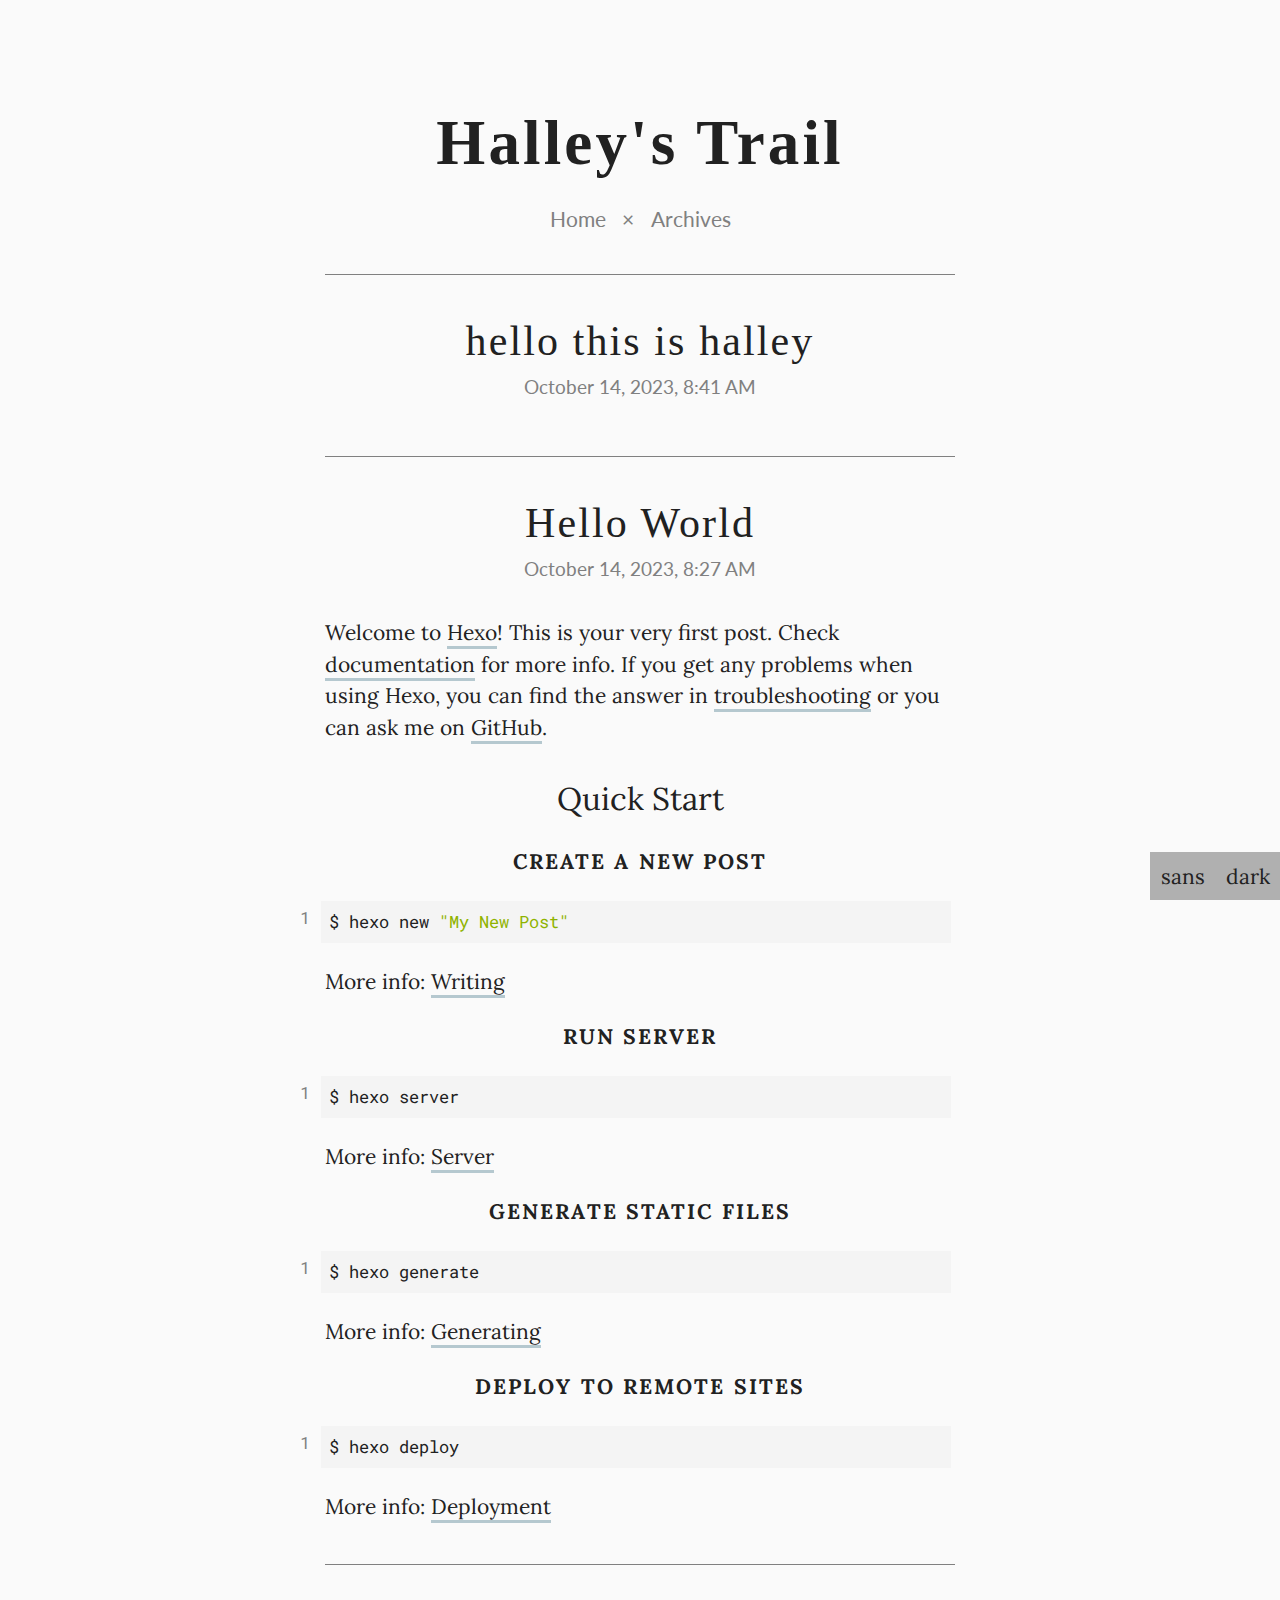
<file: index.html>
<!DOCTYPE html>
<html>
<head>
  <meta charset="utf-8">
  
  <title>Halley&#39;s Trail</title>
  <meta name="viewport" content="width=device-width, initial-scale=1, maximum-scale=1">
  
  
  
<link rel="stylesheet" href="/css/style.css">

  
    
<link rel="stylesheet" href="/css/highlight.css">

  
  <meta property="og:type" content="website">
<meta property="og:title" content="Halley&#39;s Trail">
<meta property="og:url" content="http://example.com/index.html">
<meta property="og:site_name" content="Halley&#39;s Trail">
<meta property="og:locale" content="en_US">
<meta name="twitter:card" content="summary"><meta name="generator" content="Hexo 6.3.0"></head>

<body>
  <div id="wrapper">
    <header id="header">
  <h1 id="title">
    <a href="/">Halley&#39;s Trail</a>
  </h1>
  <nav>
    
    
      
      <a class="nav-link" href="/">Home</a>
    
      
        <span class="nav-spacer">×</span>
      
      <a class="nav-link" href="/archives">Archives</a>
    
    
  </nav>
</header>

    <div id="content">
      
  
    <article id="post-hello-this-is-halley" class="article article-type-post" itemprop="blogPost" itemscope>
  <div class="article-inner">
    
      <header class="article-header">
        
  
    <h2 class="article-title" itemprop="name">
      <a href="/2023/10/14/hello-this-is-halley/">hello this is halley</a>
      
    </h2>
  


        <div class="article-meta">
          <time class="article-date" datetime="2023-10-14T03:11:27.000Z" itemprop="datePublished">October 14, 2023, 8:41 AM</time>

          
        </div>
      </header>
    
    <div class="article-entry" itemprop="articleBody">
      
      
        
      
    </div>
    
    
    
  </div>
</article>



  
    <article id="post-hello-world" class="article article-type-post" itemprop="blogPost" itemscope>
  <div class="article-inner">
    
      <header class="article-header">
        
  
    <h2 class="article-title" itemprop="name">
      <a href="/2023/10/14/hello-world/">Hello World</a>
      
    </h2>
  


        <div class="article-meta">
          <time class="article-date" datetime="2023-10-14T02:57:45.799Z" itemprop="datePublished">October 14, 2023, 8:27 AM</time>

          
        </div>
      </header>
    
    <div class="article-entry" itemprop="articleBody">
      
      
        <p>Welcome to <a target="_blank" rel="noopener" href="https://hexo.io/">Hexo</a>! This is your very first post. Check <a target="_blank" rel="noopener" href="https://hexo.io/docs/">documentation</a> for more info. If you get any problems when using Hexo, you can find the answer in <a target="_blank" rel="noopener" href="https://hexo.io/docs/troubleshooting.html">troubleshooting</a> or you can ask me on <a target="_blank" rel="noopener" href="https://github.com/hexojs/hexo/issues">GitHub</a>.</p>
<h2 id="Quick-Start"><a href="#Quick-Start" class="headerlink" title="Quick Start"></a>Quick Start</h2><h3 id="Create-a-new-post"><a href="#Create-a-new-post" class="headerlink" title="Create a new post"></a>Create a new post</h3><figure class="highlight bash"><table><tr><td class="gutter"><pre><span class="line">1</span><br></pre></td><td class="code"><pre><span class="line">$ hexo new <span class="string">&quot;My New Post&quot;</span></span><br></pre></td></tr></table></figure>

<p>More info: <a target="_blank" rel="noopener" href="https://hexo.io/docs/writing.html">Writing</a></p>
<h3 id="Run-server"><a href="#Run-server" class="headerlink" title="Run server"></a>Run server</h3><figure class="highlight bash"><table><tr><td class="gutter"><pre><span class="line">1</span><br></pre></td><td class="code"><pre><span class="line">$ hexo server</span><br></pre></td></tr></table></figure>

<p>More info: <a target="_blank" rel="noopener" href="https://hexo.io/docs/server.html">Server</a></p>
<h3 id="Generate-static-files"><a href="#Generate-static-files" class="headerlink" title="Generate static files"></a>Generate static files</h3><figure class="highlight bash"><table><tr><td class="gutter"><pre><span class="line">1</span><br></pre></td><td class="code"><pre><span class="line">$ hexo generate</span><br></pre></td></tr></table></figure>

<p>More info: <a target="_blank" rel="noopener" href="https://hexo.io/docs/generating.html">Generating</a></p>
<h3 id="Deploy-to-remote-sites"><a href="#Deploy-to-remote-sites" class="headerlink" title="Deploy to remote sites"></a>Deploy to remote sites</h3><figure class="highlight bash"><table><tr><td class="gutter"><pre><span class="line">1</span><br></pre></td><td class="code"><pre><span class="line">$ hexo deploy</span><br></pre></td></tr></table></figure>

<p>More info: <a target="_blank" rel="noopener" href="https://hexo.io/docs/one-command-deployment.html">Deployment</a></p>

      
    </div>
    
    
    
  </div>
</article>



  




    </div>
  </div>
  




<div id="settings-container">
  <div id="dark-mode">dark</div>
  <div id="sans-font">sans</div>
</div>
<script type="text/javascript">
let d=document,r=d.documentElement.style,f=r.setProperty.bind(r),l=localStorage,s=l.getItem('s')||(window.matchMedia && window.matchMedia('(prefers-color-scheme: dark)').matches),n=l.getItem('n'),m=d.getElementById("dark-mode"),b=()=>{f('--bg-color','#fafafa');f('--code-bg-color','#f4f4f4');f('--text-color','#212121');f('--secondary-color','#808080');f('--tertiary-color','#b0b0b0');f('--link-color','#b5c8cf');f('--link-hover-color','#618794');f('--link-bg-color','#dae4e7');f('--selection-color','#dae4e7');m.innerHTML="dark"},c=()=>{f('--bg-color','#212121');f('--code-bg-color','#292929');f('--text-color','#fff');f('--secondary-color','#c0c0c0');f('--tertiary-color','#6e6e6e');f('--link-color','#4d6b75');f('--link-hover-color','#96b1bb');f('--link-bg-color','#5d828e');f('--selection-color','#acc1c9');m.innerHTML="light"},o=d.getElementById("sans-font"),e=()=>{f('--body-stack','"Lora", "Georgia", "Times New Roman", serif');o.innerHTML="sans"},g=()=>{f('--body-stack','"Lato", "Lucida Grande", "Lucida Sans Unicode", "Lucida Sans", "Verdana", sans-serif');o.innerHTML="serif"};m.onclick=()=>{if(s==2){s=1;l.setItem('s',s);c()}else{s=2;l.setItem('s',s);b()}};o.onclick=()=>{if(n==2){n=1;l.setItem('n',n);g()}else{n=2;l.setItem('n',n);e()}};if(!s){s=2;l.setItem('s',2)};if(s==1){c()};if(!n){n=2;l.setItem('n',2)};if(n==1){g()};
</script>




</body>
</html>
</file>
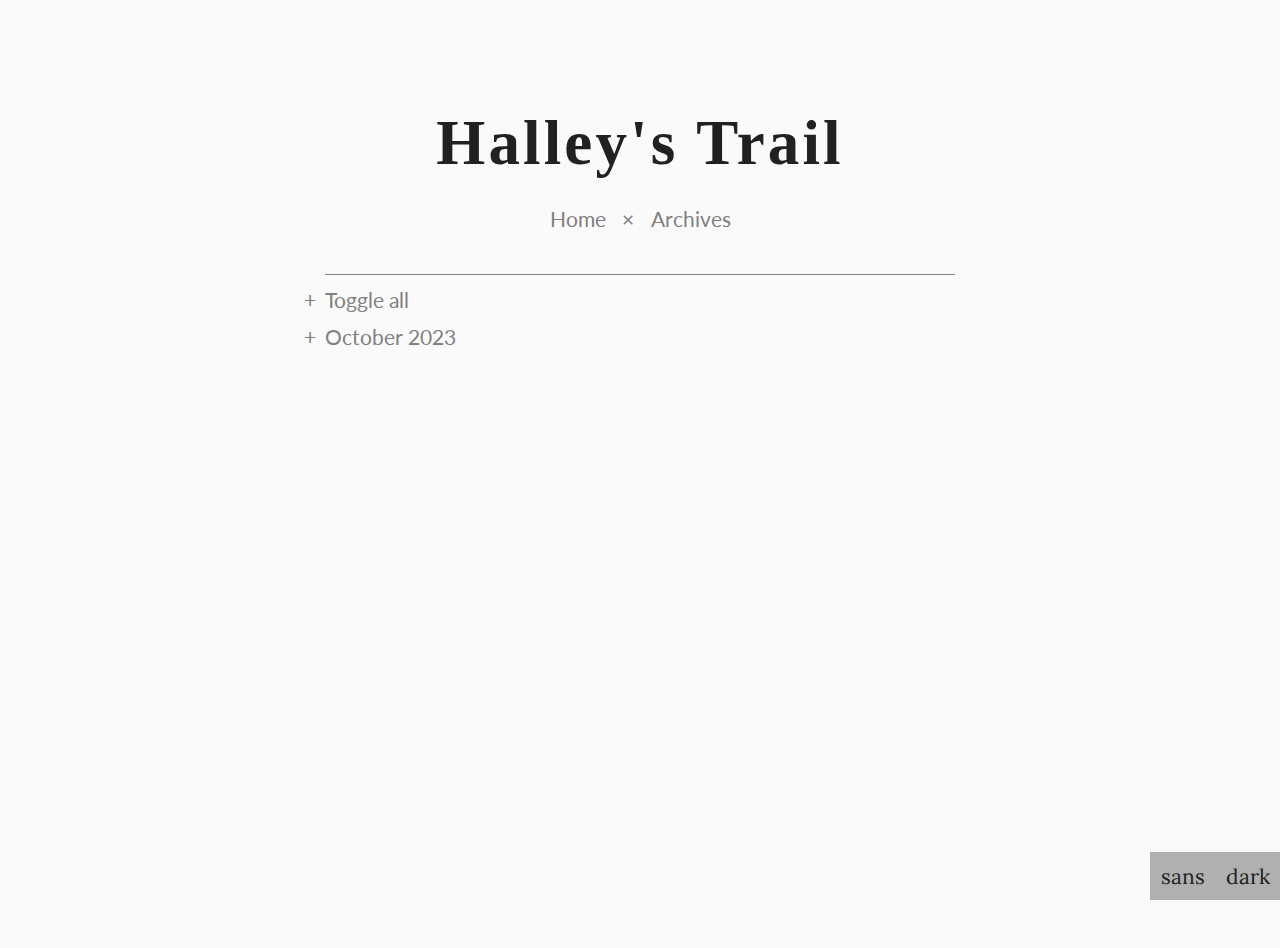
<file: archives/index.html>
<!DOCTYPE html>
<html>
<head>
  <meta charset="utf-8">
  
  <title>Archives | Halley&#39;s Trail</title>
  <meta name="viewport" content="width=device-width, initial-scale=1, maximum-scale=1">
  
  
  
<link rel="stylesheet" href="/css/style.css">

  
    
<link rel="stylesheet" href="/css/highlight.css">

  
  <meta property="og:type" content="website">
<meta property="og:title" content="Halley&#39;s Trail">
<meta property="og:url" content="http://example.com/archives/index.html">
<meta property="og:site_name" content="Halley&#39;s Trail">
<meta property="og:locale" content="en_US">
<meta name="twitter:card" content="summary"><meta name="generator" content="Hexo 6.3.0"></head>

<body>
  <div id="wrapper">
    <header id="header">
  <h1 id="title">
    <a href="/">Halley&#39;s Trail</a>
  </h1>
  <nav>
    
    
      
      <a class="nav-link" href="/">Home</a>
    
      
        <span class="nav-spacer">×</span>
      
      <a class="nav-link" href="/archives">Archives</a>
    
    
  </nav>
</header>

    <div id="content">
      
  <section class="archives-wrap" style="margin-bottom: 0.5em;">
    <input class="hidden-input" type="checkbox" onClick="tgl(this)" id="toggle-all">
    <label class="month" for="toggle-all">Toggle all</label>
  </section>
  
  
  
    
    
    
      
      
      
      <section class="archives-wrap">
        <input class="hidden-input" type="checkbox" name="expand" id="expand1">
        <label class="month" for="expand1">October 2023</label>
        <div class="archives hidden">
    
    <article class="archive-article archive-type-post">
  <div class="archive-article-inner">
    <header class="archive-article-header">
      <time class="archive-article-date" datetime="2023-10-14T03:11:27.000Z" itemprop="datePublished">14</time>

      
  
    <h2 class="archive-article-title" itemprop="name">
      <a href="/2023/10/14/hello-this-is-halley/">hello this is halley</a>
      
    </h2>
  


    </header>
  </div>
</article>

  
    
    
    
    <article class="archive-article archive-type-post">
  <div class="archive-article-inner">
    <header class="archive-article-header">
      <time class="archive-article-date" datetime="2023-10-14T02:57:45.799Z" itemprop="datePublished">14</time>

      
  
    <h2 class="archive-article-title" itemprop="name">
      <a href="/2023/10/14/hello-world/">Hello World</a>
      
    </h2>
  


    </header>
  </div>
</article>

  
  
    </div></section>
  




    </div>
  </div>
  


<script type="text/javascript">
let tgl=(s)=>{x=document.getElementsByName("expand");for(let i=0;i<x.length;i++)x[i].checked=s.checked;}
</script>



<div id="settings-container">
  <div id="dark-mode">dark</div>
  <div id="sans-font">sans</div>
</div>
<script type="text/javascript">
let d=document,r=d.documentElement.style,f=r.setProperty.bind(r),l=localStorage,s=l.getItem('s')||(window.matchMedia && window.matchMedia('(prefers-color-scheme: dark)').matches),n=l.getItem('n'),m=d.getElementById("dark-mode"),b=()=>{f('--bg-color','#fafafa');f('--code-bg-color','#f4f4f4');f('--text-color','#212121');f('--secondary-color','#808080');f('--tertiary-color','#b0b0b0');f('--link-color','#b5c8cf');f('--link-hover-color','#618794');f('--link-bg-color','#dae4e7');f('--selection-color','#dae4e7');m.innerHTML="dark"},c=()=>{f('--bg-color','#212121');f('--code-bg-color','#292929');f('--text-color','#fff');f('--secondary-color','#c0c0c0');f('--tertiary-color','#6e6e6e');f('--link-color','#4d6b75');f('--link-hover-color','#96b1bb');f('--link-bg-color','#5d828e');f('--selection-color','#acc1c9');m.innerHTML="light"},o=d.getElementById("sans-font"),e=()=>{f('--body-stack','"Lora", "Georgia", "Times New Roman", serif');o.innerHTML="sans"},g=()=>{f('--body-stack','"Lato", "Lucida Grande", "Lucida Sans Unicode", "Lucida Sans", "Verdana", sans-serif');o.innerHTML="serif"};m.onclick=()=>{if(s==2){s=1;l.setItem('s',s);c()}else{s=2;l.setItem('s',s);b()}};o.onclick=()=>{if(n==2){n=1;l.setItem('n',n);g()}else{n=2;l.setItem('n',n);e()}};if(!s){s=2;l.setItem('s',2)};if(s==1){c()};if(!n){n=2;l.setItem('n',2)};if(n==1){g()};
</script>




</body>
</html>
</file>
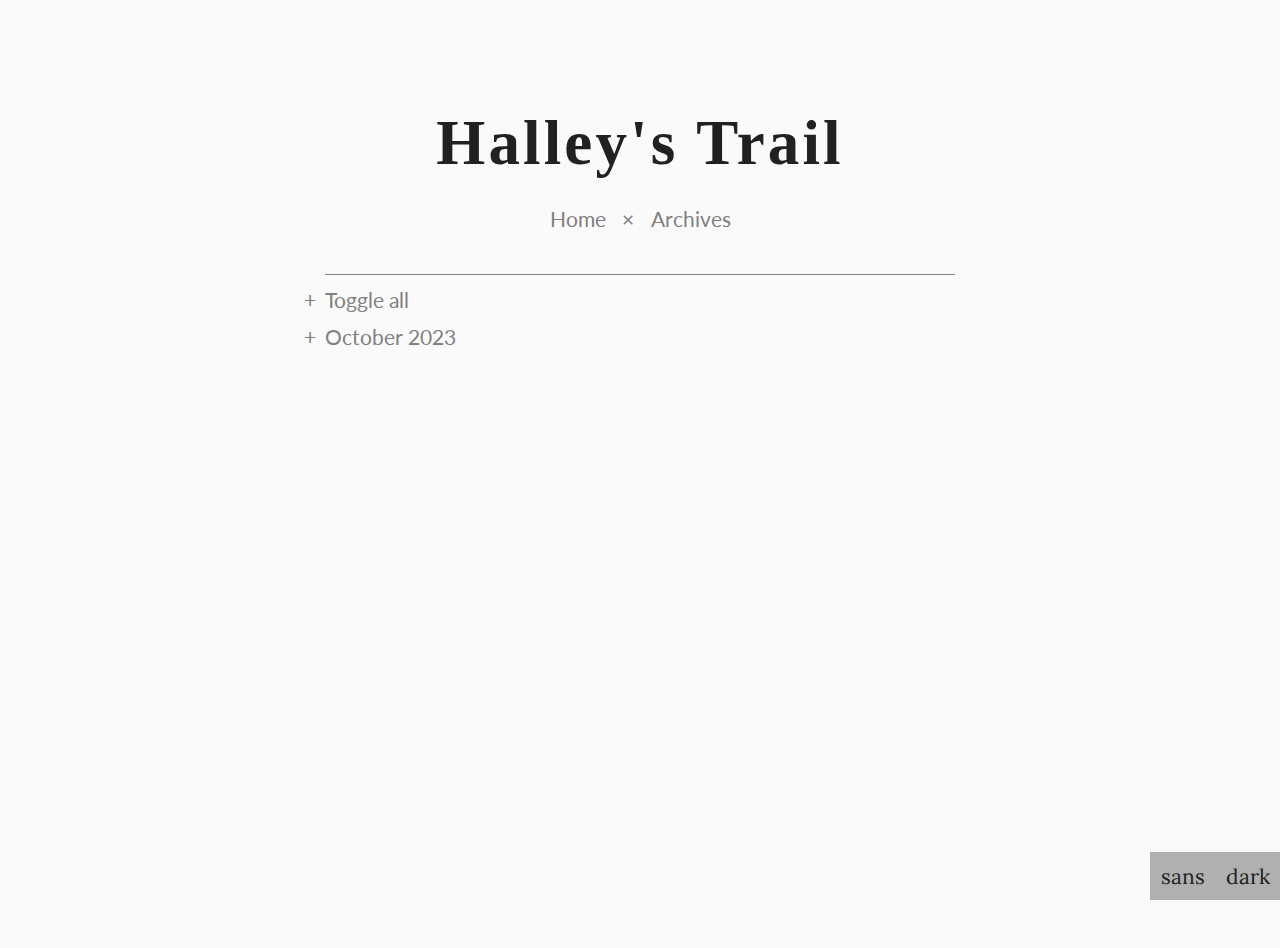
<file: archives/2023/index.html>
<!DOCTYPE html>
<html>
<head>
  <meta charset="utf-8">
  
  <title>Archives: 2023 | Halley&#39;s Trail</title>
  <meta name="viewport" content="width=device-width, initial-scale=1, maximum-scale=1">
  
  
  
<link rel="stylesheet" href="/css/style.css">

  
    
<link rel="stylesheet" href="/css/highlight.css">

  
  <meta property="og:type" content="website">
<meta property="og:title" content="Halley&#39;s Trail">
<meta property="og:url" content="http://example.com/archives/2023/index.html">
<meta property="og:site_name" content="Halley&#39;s Trail">
<meta property="og:locale" content="en_US">
<meta name="twitter:card" content="summary"><meta name="generator" content="Hexo 6.3.0"></head>

<body>
  <div id="wrapper">
    <header id="header">
  <h1 id="title">
    <a href="/">Halley&#39;s Trail</a>
  </h1>
  <nav>
    
    
      
      <a class="nav-link" href="/">Home</a>
    
      
        <span class="nav-spacer">×</span>
      
      <a class="nav-link" href="/archives">Archives</a>
    
    
  </nav>
</header>

    <div id="content">
      
  <section class="archives-wrap" style="margin-bottom: 0.5em;">
    <input class="hidden-input" type="checkbox" onClick="tgl(this)" id="toggle-all">
    <label class="month" for="toggle-all">Toggle all</label>
  </section>
  
  
  
    
    
    
      
      
      
      <section class="archives-wrap">
        <input class="hidden-input" type="checkbox" name="expand" id="expand1">
        <label class="month" for="expand1">October 2023</label>
        <div class="archives hidden">
    
    <article class="archive-article archive-type-post">
  <div class="archive-article-inner">
    <header class="archive-article-header">
      <time class="archive-article-date" datetime="2023-10-14T03:11:27.000Z" itemprop="datePublished">14</time>

      
  
    <h2 class="archive-article-title" itemprop="name">
      <a href="/2023/10/14/hello-this-is-halley/">hello this is halley</a>
      
    </h2>
  


    </header>
  </div>
</article>

  
    
    
    
    <article class="archive-article archive-type-post">
  <div class="archive-article-inner">
    <header class="archive-article-header">
      <time class="archive-article-date" datetime="2023-10-14T02:57:45.799Z" itemprop="datePublished">14</time>

      
  
    <h2 class="archive-article-title" itemprop="name">
      <a href="/2023/10/14/hello-world/">Hello World</a>
      
    </h2>
  


    </header>
  </div>
</article>

  
  
    </div></section>
  




    </div>
  </div>
  


<script type="text/javascript">
let tgl=(s)=>{x=document.getElementsByName("expand");for(let i=0;i<x.length;i++)x[i].checked=s.checked;}
</script>



<div id="settings-container">
  <div id="dark-mode">dark</div>
  <div id="sans-font">sans</div>
</div>
<script type="text/javascript">
let d=document,r=d.documentElement.style,f=r.setProperty.bind(r),l=localStorage,s=l.getItem('s')||(window.matchMedia && window.matchMedia('(prefers-color-scheme: dark)').matches),n=l.getItem('n'),m=d.getElementById("dark-mode"),b=()=>{f('--bg-color','#fafafa');f('--code-bg-color','#f4f4f4');f('--text-color','#212121');f('--secondary-color','#808080');f('--tertiary-color','#b0b0b0');f('--link-color','#b5c8cf');f('--link-hover-color','#618794');f('--link-bg-color','#dae4e7');f('--selection-color','#dae4e7');m.innerHTML="dark"},c=()=>{f('--bg-color','#212121');f('--code-bg-color','#292929');f('--text-color','#fff');f('--secondary-color','#c0c0c0');f('--tertiary-color','#6e6e6e');f('--link-color','#4d6b75');f('--link-hover-color','#96b1bb');f('--link-bg-color','#5d828e');f('--selection-color','#acc1c9');m.innerHTML="light"},o=d.getElementById("sans-font"),e=()=>{f('--body-stack','"Lora", "Georgia", "Times New Roman", serif');o.innerHTML="sans"},g=()=>{f('--body-stack','"Lato", "Lucida Grande", "Lucida Sans Unicode", "Lucida Sans", "Verdana", sans-serif');o.innerHTML="serif"};m.onclick=()=>{if(s==2){s=1;l.setItem('s',s);c()}else{s=2;l.setItem('s',s);b()}};o.onclick=()=>{if(n==2){n=1;l.setItem('n',n);g()}else{n=2;l.setItem('n',n);e()}};if(!s){s=2;l.setItem('s',2)};if(s==1){c()};if(!n){n=2;l.setItem('n',2)};if(n==1){g()};
</script>




</body>
</html>
</file>
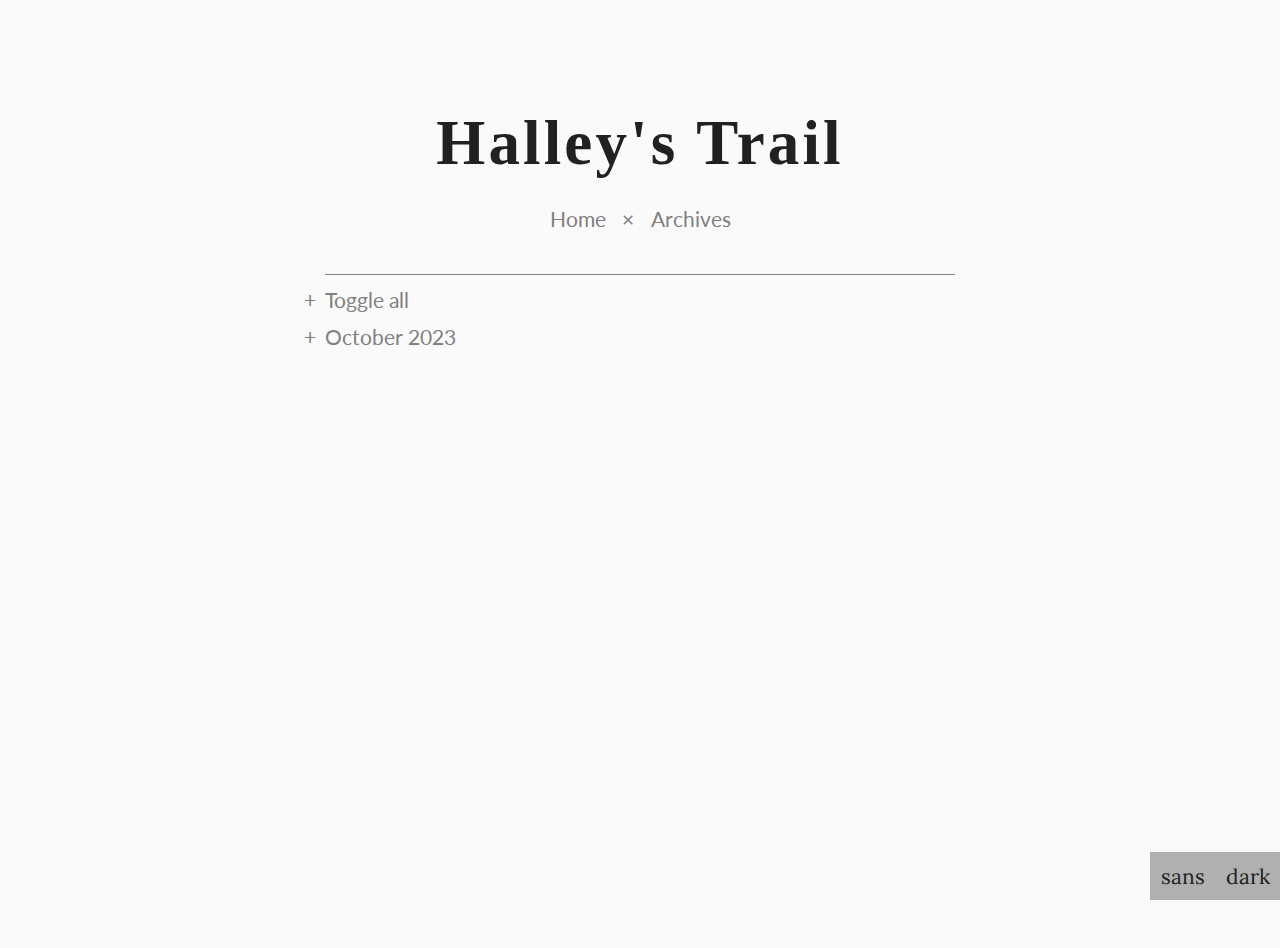
<file: archives/2023/10/index.html>
<!DOCTYPE html>
<html>
<head>
  <meta charset="utf-8">
  
  <title>Archives: 2023/10 | Halley&#39;s Trail</title>
  <meta name="viewport" content="width=device-width, initial-scale=1, maximum-scale=1">
  
  
  
<link rel="stylesheet" href="/css/style.css">

  
    
<link rel="stylesheet" href="/css/highlight.css">

  
  <meta property="og:type" content="website">
<meta property="og:title" content="Halley&#39;s Trail">
<meta property="og:url" content="http://example.com/archives/2023/10/index.html">
<meta property="og:site_name" content="Halley&#39;s Trail">
<meta property="og:locale" content="en_US">
<meta name="twitter:card" content="summary"><meta name="generator" content="Hexo 6.3.0"></head>

<body>
  <div id="wrapper">
    <header id="header">
  <h1 id="title">
    <a href="/">Halley&#39;s Trail</a>
  </h1>
  <nav>
    
    
      
      <a class="nav-link" href="/">Home</a>
    
      
        <span class="nav-spacer">×</span>
      
      <a class="nav-link" href="/archives">Archives</a>
    
    
  </nav>
</header>

    <div id="content">
      
  <section class="archives-wrap" style="margin-bottom: 0.5em;">
    <input class="hidden-input" type="checkbox" onClick="tgl(this)" id="toggle-all">
    <label class="month" for="toggle-all">Toggle all</label>
  </section>
  
  
  
    
    
    
      
      
      
      <section class="archives-wrap">
        <input class="hidden-input" type="checkbox" name="expand" id="expand1">
        <label class="month" for="expand1">October 2023</label>
        <div class="archives hidden">
    
    <article class="archive-article archive-type-post">
  <div class="archive-article-inner">
    <header class="archive-article-header">
      <time class="archive-article-date" datetime="2023-10-14T03:11:27.000Z" itemprop="datePublished">14</time>

      
  
    <h2 class="archive-article-title" itemprop="name">
      <a href="/2023/10/14/hello-this-is-halley/">hello this is halley</a>
      
    </h2>
  


    </header>
  </div>
</article>

  
    
    
    
    <article class="archive-article archive-type-post">
  <div class="archive-article-inner">
    <header class="archive-article-header">
      <time class="archive-article-date" datetime="2023-10-14T02:57:45.799Z" itemprop="datePublished">14</time>

      
  
    <h2 class="archive-article-title" itemprop="name">
      <a href="/2023/10/14/hello-world/">Hello World</a>
      
    </h2>
  


    </header>
  </div>
</article>

  
  
    </div></section>
  




    </div>
  </div>
  


<script type="text/javascript">
let tgl=(s)=>{x=document.getElementsByName("expand");for(let i=0;i<x.length;i++)x[i].checked=s.checked;}
</script>



<div id="settings-container">
  <div id="dark-mode">dark</div>
  <div id="sans-font">sans</div>
</div>
<script type="text/javascript">
let d=document,r=d.documentElement.style,f=r.setProperty.bind(r),l=localStorage,s=l.getItem('s')||(window.matchMedia && window.matchMedia('(prefers-color-scheme: dark)').matches),n=l.getItem('n'),m=d.getElementById("dark-mode"),b=()=>{f('--bg-color','#fafafa');f('--code-bg-color','#f4f4f4');f('--text-color','#212121');f('--secondary-color','#808080');f('--tertiary-color','#b0b0b0');f('--link-color','#b5c8cf');f('--link-hover-color','#618794');f('--link-bg-color','#dae4e7');f('--selection-color','#dae4e7');m.innerHTML="dark"},c=()=>{f('--bg-color','#212121');f('--code-bg-color','#292929');f('--text-color','#fff');f('--secondary-color','#c0c0c0');f('--tertiary-color','#6e6e6e');f('--link-color','#4d6b75');f('--link-hover-color','#96b1bb');f('--link-bg-color','#5d828e');f('--selection-color','#acc1c9');m.innerHTML="light"},o=d.getElementById("sans-font"),e=()=>{f('--body-stack','"Lora", "Georgia", "Times New Roman", serif');o.innerHTML="sans"},g=()=>{f('--body-stack','"Lato", "Lucida Grande", "Lucida Sans Unicode", "Lucida Sans", "Verdana", sans-serif');o.innerHTML="serif"};m.onclick=()=>{if(s==2){s=1;l.setItem('s',s);c()}else{s=2;l.setItem('s',s);b()}};o.onclick=()=>{if(n==2){n=1;l.setItem('n',n);g()}else{n=2;l.setItem('n',n);e()}};if(!s){s=2;l.setItem('s',2)};if(s==1){c()};if(!n){n=2;l.setItem('n',2)};if(n==1){g()};
</script>




</body>
</html>
</file>
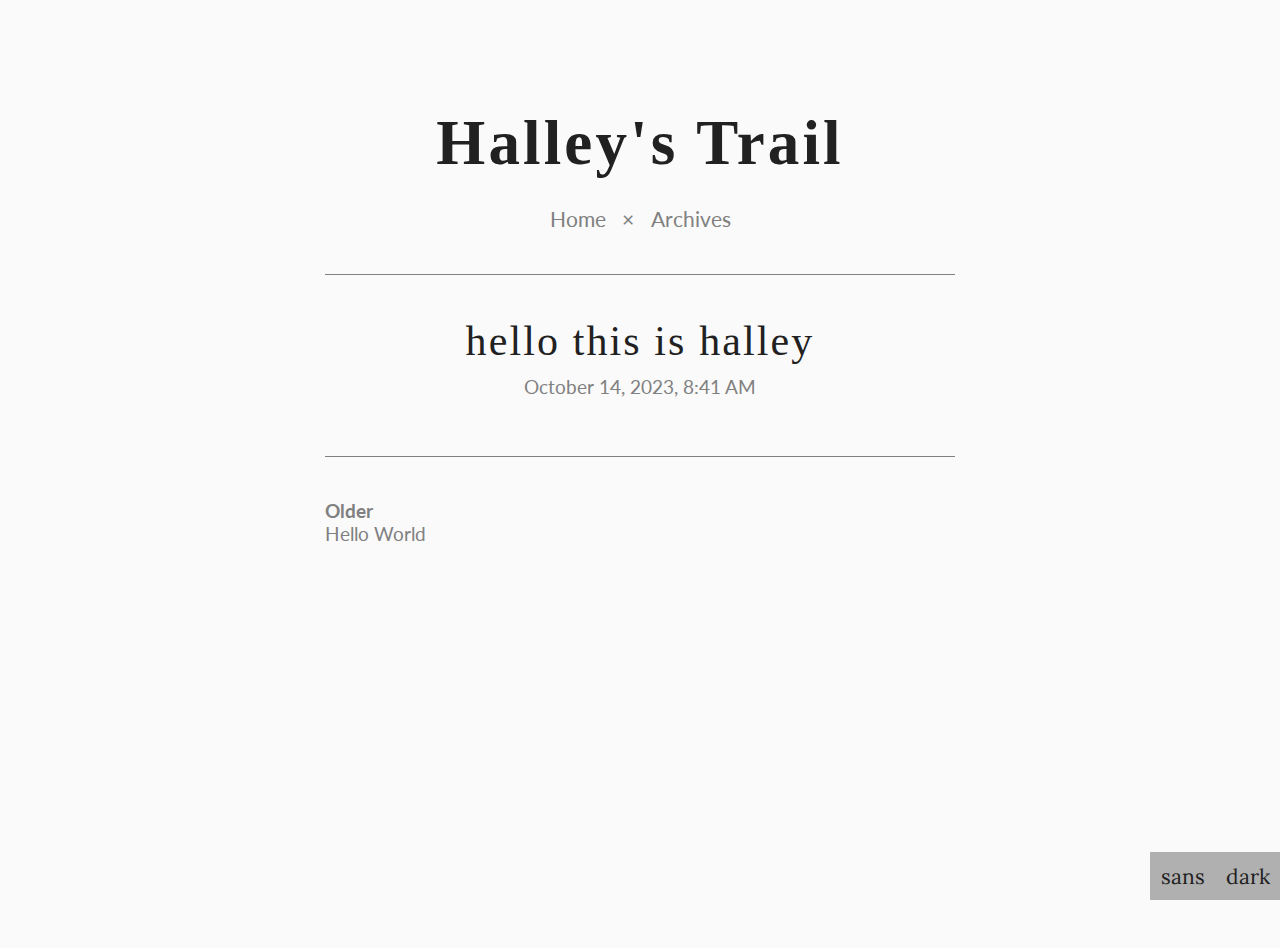
<file: 2023/10/14/hello-this-is-halley/index.html>
<!DOCTYPE html>
<html>
<head>
  <meta charset="utf-8">
  
  <title>hello this is halley | Halley&#39;s Trail</title>
  <meta name="viewport" content="width=device-width, initial-scale=1, maximum-scale=1">
  
  
  
<link rel="stylesheet" href="/css/style.css">

  
    
<link rel="stylesheet" href="/css/highlight.css">

  
  <meta property="og:type" content="article">
<meta property="og:title" content="hello this is halley">
<meta property="og:url" content="http://example.com/2023/10/14/hello-this-is-halley/index.html">
<meta property="og:site_name" content="Halley&#39;s Trail">
<meta property="og:locale" content="en_US">
<meta property="article:published_time" content="2023-10-14T03:11:27.000Z">
<meta property="article:modified_time" content="2023-10-14T03:11:27.150Z">
<meta name="twitter:card" content="summary"><meta name="generator" content="Hexo 6.3.0"></head>

<body>
  <div id="wrapper">
    <header id="header">
  <h1 id="title">
    <a href="/">Halley&#39;s Trail</a>
  </h1>
  <nav>
    
    
      
      <a class="nav-link" href="/">Home</a>
    
      
        <span class="nav-spacer">×</span>
      
      <a class="nav-link" href="/archives">Archives</a>
    
    
  </nav>
</header>

    <div id="content">
      <article id="post-hello-this-is-halley" class="article article-type-post" itemprop="blogPost" itemscope>
  <div class="article-inner">
    
      <header class="article-header">
        
  
    <h2 class="article-title" itemprop="headline name">
      hello this is halley
    </h2>
  


        <div class="article-meta">
          <time class="article-date" datetime="2023-10-14T03:11:27.000Z" itemprop="datePublished">October 14, 2023, 8:41 AM</time>

          
        </div>
      </header>
    
    <div class="article-entry" itemprop="articleBody">
      
      
        
      
    </div>
    
    
    
  </div>
</article>

  
<nav id="article-nav" class="article-nav">
  
    <span id="article-nav-newer" class="article-nav-link-wrap newer"></span>
  
  
    <a href="/2023/10/14/hello-world/" id="article-nav-older" class="article-nav-link-wrap older">
      <strong class="article-nav-caption">Older</strong>
      <div class="article-nav-title">
        
          Hello World
        
      </div>
    </a>
  
</nav>






    </div>
  </div>
  




<div id="settings-container">
  <div id="dark-mode">dark</div>
  <div id="sans-font">sans</div>
</div>
<script type="text/javascript">
let d=document,r=d.documentElement.style,f=r.setProperty.bind(r),l=localStorage,s=l.getItem('s')||(window.matchMedia && window.matchMedia('(prefers-color-scheme: dark)').matches),n=l.getItem('n'),m=d.getElementById("dark-mode"),b=()=>{f('--bg-color','#fafafa');f('--code-bg-color','#f4f4f4');f('--text-color','#212121');f('--secondary-color','#808080');f('--tertiary-color','#b0b0b0');f('--link-color','#b5c8cf');f('--link-hover-color','#618794');f('--link-bg-color','#dae4e7');f('--selection-color','#dae4e7');m.innerHTML="dark"},c=()=>{f('--bg-color','#212121');f('--code-bg-color','#292929');f('--text-color','#fff');f('--secondary-color','#c0c0c0');f('--tertiary-color','#6e6e6e');f('--link-color','#4d6b75');f('--link-hover-color','#96b1bb');f('--link-bg-color','#5d828e');f('--selection-color','#acc1c9');m.innerHTML="light"},o=d.getElementById("sans-font"),e=()=>{f('--body-stack','"Lora", "Georgia", "Times New Roman", serif');o.innerHTML="sans"},g=()=>{f('--body-stack','"Lato", "Lucida Grande", "Lucida Sans Unicode", "Lucida Sans", "Verdana", sans-serif');o.innerHTML="serif"};m.onclick=()=>{if(s==2){s=1;l.setItem('s',s);c()}else{s=2;l.setItem('s',s);b()}};o.onclick=()=>{if(n==2){n=1;l.setItem('n',n);g()}else{n=2;l.setItem('n',n);e()}};if(!s){s=2;l.setItem('s',2)};if(s==1){c()};if(!n){n=2;l.setItem('n',2)};if(n==1){g()};
</script>




</body>
</html>
</file>
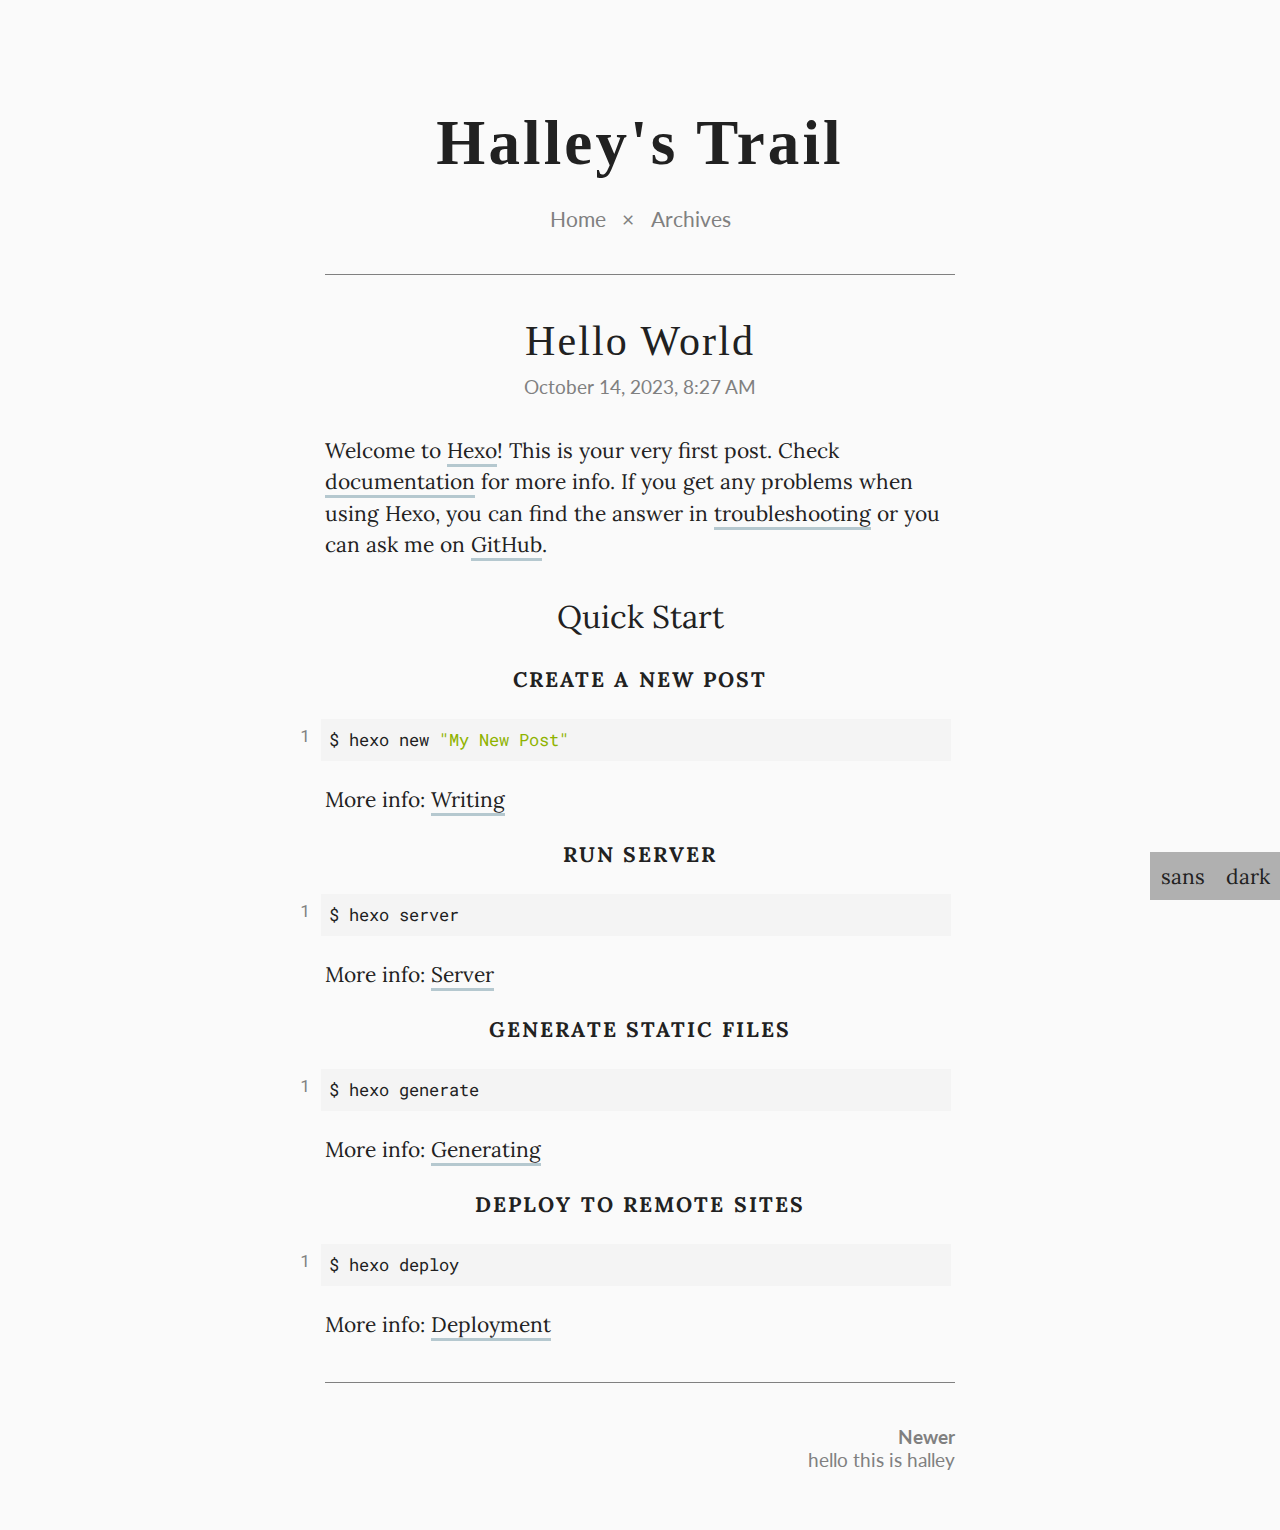
<file: 2023/10/14/hello-world/index.html>
<!DOCTYPE html>
<html>
<head>
  <meta charset="utf-8">
  
  <title>Hello World | Halley&#39;s Trail</title>
  <meta name="viewport" content="width=device-width, initial-scale=1, maximum-scale=1">
  
  
  
<link rel="stylesheet" href="/css/style.css">

  
    
<link rel="stylesheet" href="/css/highlight.css">

  
  <meta name="description" content="Welcome to Hexo! This is your very first post. Check documentation for more info. If you get any problems when using Hexo, you can find the answer in troubleshooting or you can ask me on GitHub. Quick">
<meta property="og:type" content="article">
<meta property="og:title" content="Hello World">
<meta property="og:url" content="http://example.com/2023/10/14/hello-world/index.html">
<meta property="og:site_name" content="Halley&#39;s Trail">
<meta property="og:description" content="Welcome to Hexo! This is your very first post. Check documentation for more info. If you get any problems when using Hexo, you can find the answer in troubleshooting or you can ask me on GitHub. Quick">
<meta property="og:locale" content="en_US">
<meta property="article:published_time" content="2023-10-14T02:57:45.799Z">
<meta property="article:modified_time" content="2023-10-14T02:57:45.799Z">
<meta name="twitter:card" content="summary"><meta name="generator" content="Hexo 6.3.0"></head>

<body>
  <div id="wrapper">
    <header id="header">
  <h1 id="title">
    <a href="/">Halley&#39;s Trail</a>
  </h1>
  <nav>
    
    
      
      <a class="nav-link" href="/">Home</a>
    
      
        <span class="nav-spacer">×</span>
      
      <a class="nav-link" href="/archives">Archives</a>
    
    
  </nav>
</header>

    <div id="content">
      <article id="post-hello-world" class="article article-type-post" itemprop="blogPost" itemscope>
  <div class="article-inner">
    
      <header class="article-header">
        
  
    <h2 class="article-title" itemprop="headline name">
      Hello World
    </h2>
  


        <div class="article-meta">
          <time class="article-date" datetime="2023-10-14T02:57:45.799Z" itemprop="datePublished">October 14, 2023, 8:27 AM</time>

          
        </div>
      </header>
    
    <div class="article-entry" itemprop="articleBody">
      
      
        <p>Welcome to <a target="_blank" rel="noopener" href="https://hexo.io/">Hexo</a>! This is your very first post. Check <a target="_blank" rel="noopener" href="https://hexo.io/docs/">documentation</a> for more info. If you get any problems when using Hexo, you can find the answer in <a target="_blank" rel="noopener" href="https://hexo.io/docs/troubleshooting.html">troubleshooting</a> or you can ask me on <a target="_blank" rel="noopener" href="https://github.com/hexojs/hexo/issues">GitHub</a>.</p>
<h2 id="Quick-Start"><a href="#Quick-Start" class="headerlink" title="Quick Start"></a>Quick Start</h2><h3 id="Create-a-new-post"><a href="#Create-a-new-post" class="headerlink" title="Create a new post"></a>Create a new post</h3><figure class="highlight bash"><table><tr><td class="gutter"><pre><span class="line">1</span><br></pre></td><td class="code"><pre><span class="line">$ hexo new <span class="string">&quot;My New Post&quot;</span></span><br></pre></td></tr></table></figure>

<p>More info: <a target="_blank" rel="noopener" href="https://hexo.io/docs/writing.html">Writing</a></p>
<h3 id="Run-server"><a href="#Run-server" class="headerlink" title="Run server"></a>Run server</h3><figure class="highlight bash"><table><tr><td class="gutter"><pre><span class="line">1</span><br></pre></td><td class="code"><pre><span class="line">$ hexo server</span><br></pre></td></tr></table></figure>

<p>More info: <a target="_blank" rel="noopener" href="https://hexo.io/docs/server.html">Server</a></p>
<h3 id="Generate-static-files"><a href="#Generate-static-files" class="headerlink" title="Generate static files"></a>Generate static files</h3><figure class="highlight bash"><table><tr><td class="gutter"><pre><span class="line">1</span><br></pre></td><td class="code"><pre><span class="line">$ hexo generate</span><br></pre></td></tr></table></figure>

<p>More info: <a target="_blank" rel="noopener" href="https://hexo.io/docs/generating.html">Generating</a></p>
<h3 id="Deploy-to-remote-sites"><a href="#Deploy-to-remote-sites" class="headerlink" title="Deploy to remote sites"></a>Deploy to remote sites</h3><figure class="highlight bash"><table><tr><td class="gutter"><pre><span class="line">1</span><br></pre></td><td class="code"><pre><span class="line">$ hexo deploy</span><br></pre></td></tr></table></figure>

<p>More info: <a target="_blank" rel="noopener" href="https://hexo.io/docs/one-command-deployment.html">Deployment</a></p>

      
    </div>
    
    
    
  </div>
</article>

  
<nav id="article-nav" class="article-nav">
  
    <a href="/2023/10/14/hello-this-is-halley/" id="article-nav-newer" class="article-nav-link-wrap newer">
      <strong class="article-nav-caption">Newer</strong>
      <div class="article-nav-title">
        
          hello this is halley
        
      </div>
    </a>
  
  
    <span id="article-nav-older" class="article-nav-link-wrap older"></span>
  
</nav>






    </div>
  </div>
  




<div id="settings-container">
  <div id="dark-mode">dark</div>
  <div id="sans-font">sans</div>
</div>
<script type="text/javascript">
let d=document,r=d.documentElement.style,f=r.setProperty.bind(r),l=localStorage,s=l.getItem('s')||(window.matchMedia && window.matchMedia('(prefers-color-scheme: dark)').matches),n=l.getItem('n'),m=d.getElementById("dark-mode"),b=()=>{f('--bg-color','#fafafa');f('--code-bg-color','#f4f4f4');f('--text-color','#212121');f('--secondary-color','#808080');f('--tertiary-color','#b0b0b0');f('--link-color','#b5c8cf');f('--link-hover-color','#618794');f('--link-bg-color','#dae4e7');f('--selection-color','#dae4e7');m.innerHTML="dark"},c=()=>{f('--bg-color','#212121');f('--code-bg-color','#292929');f('--text-color','#fff');f('--secondary-color','#c0c0c0');f('--tertiary-color','#6e6e6e');f('--link-color','#4d6b75');f('--link-hover-color','#96b1bb');f('--link-bg-color','#5d828e');f('--selection-color','#acc1c9');m.innerHTML="light"},o=d.getElementById("sans-font"),e=()=>{f('--body-stack','"Lora", "Georgia", "Times New Roman", serif');o.innerHTML="sans"},g=()=>{f('--body-stack','"Lato", "Lucida Grande", "Lucida Sans Unicode", "Lucida Sans", "Verdana", sans-serif');o.innerHTML="serif"};m.onclick=()=>{if(s==2){s=1;l.setItem('s',s);c()}else{s=2;l.setItem('s',s);b()}};o.onclick=()=>{if(n==2){n=1;l.setItem('n',n);g()}else{n=2;l.setItem('n',n);e()}};if(!s){s=2;l.setItem('s',2)};if(s==1){c()};if(!n){n=2;l.setItem('n',2)};if(n==1){g()};
</script>




</body>
</html>
</file>
<file: css/style.css>
@import url('//fonts.googleapis.com/css2?family=Lato:ital,wght@0,400;0,700;1,400&family=Lora:ital,wght@0,400;0,700;1,400&family=Playfair+Display+SC:wght@400;900&display=swap');
 
/* general */
:root {
  --bg-color: #fafafa;
  --code-bg-color: #f4f4f4;
  --text-color: #212121;
  --secondary-color: #808080;
  --tertiary-color: #b0b0b0;
  --link-color: #b5c8cf;
  --link-hover-color: #618794;
  --link-bg-color: #dae4e7;
  --selection-color: #dae4e7;
  --body-stack: "Lora", "Georgia", "Times New Roman", serif;
  --secondary-stack: "Lato", "Lucida Grande", "Lucida Sans Unicode", "Lucida Sans", "Verdana", sans-serif;
  --title-stack: "Playfair Display SC", "Georgia", serif;
}

html {
  height: 100%;
}
 
body {
  background: var(--bg-color);
  color: var(--text-color);
  font-family: var(--body-stack);
  font-size: 16px;
  font-size: clamp(16px, 2.4vw, 21px);
  margin: auto;
  min-height: 100%;
  position: relative;
  width: 100%;
}
 
/* wrapper */
#wrapper {
  background: none;
  border: none;
  box-sizing: border-box;
  display: block;
  margin: 3rem auto 10rem auto;
  max-width: 100%;
  padding: 1em;
  width: 32em;
}
 
@media all and (max-width:760px) {#wrapper {margin-top: 3rem;}}
@media all and (max-width:520px) {#wrapper {margin-top: 1rem;}}
 
/* header */
#header {
  border-bottom: solid 1px var(--secondary-color);
  line-height: 0.6em;
  padding: 0.25em 0;
}
 
#title {
  font-family: Georgia;
  font-size: 3em;
  font-weight: 900;
  letter-spacing: 0.05em;
  margin: 1em 0;
  text-align: center;
}

#header nav {
  margin: 2em 0;
  text-align: center;
}

.nav-link, .nav-spacer, .article-more-link {
  font-family: var(--secondary-stack);
  color: var(--secondary-color);
}

.nav-spacer {
  margin: 0 0.5em;
}

/* posts */
.article {
  border-bottom: solid 1px var(--secondary-color);
  margin: 2em 0;
  padding-bottom: 1em;
}

.article-header {
  margin-bottom: 1.75em;
  text-align: center;
}
 
.article-title {
  font-family: Georgia;
  font-size: 2em;
  font-weight: normal;
  letter-spacing: 0.05em;
  margin-bottom: .25em;
}

.article-entry {
  line-height: 1.5;
  margin-bottom: 1em;
  overflow: visible;
}

.article-category {
  line-height: 1.5;
}
 
.article-meta, .archive-article-date, .article-nav, .page-nav, .article-footer, .archive-article-word-count {
  color: var(--secondary-color);
  font-family: var(--secondary-stack);
  font-size: 0.9em;
  height: auto;
  line-height: inherit;
  margin: 0;
  padding: 0;
}

@media all and (max-width:760px) {
  .article-meta, .archive-article-date, .article-nav, .page-nav, .article-footer, .archive-article-word-count {
    font-size: 1em;
  }
}

/* archive */
.archives-wrap {
  margin: 0.25rem 0;
  position: relative;
  top: 0.5rem;
}

@media all and (max-width:620px) {
  .archives-wrap {
    margin-left: 1rem;
  }
}

.month {
  color: var(--secondary-color);
  cursor: pointer;
  font-family: var(--secondary-stack);
}

.hidden, .hidden-input {
  display: none;
  margin-bottom: 1em;
}

.hidden-input ~ .month::before {
  content: "+ ";
  position: absolute;
  left: -1em;
}

.hidden-input:checked ~ .month::before {
  content: "– ";
}

.hidden-input:checked ~ .hidden {
  display: block;
}

.archive-article {
  margin: 0.25em 0;
  position: relative;
}

.archive-article-header {
  align-items: center;
  display: inline-flex;
}

.archive-article-date {
  position: absolute;
  right: calc(100% - 1.5em);
}

.archive-article-title {
  margin-right: 0.5em;
}

.archive-article-title {
  font: inherit;
  left: 2em;
  letter-spacing: 0;
  margin: 0;
  max-width: calc(100vw - 6rem);
  position: relative;
  text-align: left;
  text-decoration: none;
  text-transform: none;
}

.article-nav {
  display: flex;
  margin: 2em 0;
}

#article-nav-older, #article-nav-newer {
  flex-basis: 50%;
}

#article-nav-newer {
  order: 1;
  text-align: right;
}

/* pagination */
.page-nav {
  margin: 1em 0;
  text-align: center;
}

.page-number, .space, .extend {
  font-size: 1.3em;
  margin: 0 0.4em;
}

.current {
  color: var(--text-color);
}
 
/* typography */
a {
  color: inherit;
  text-decoration: none;
}

p, ul, ol, h1, h2, h3, h4, h5, h6 {
  margin: 0 0 1rem 0;
}

ul, ol {
  padding-left: 1em;
}

h1, h2, h3, h4, h5, h6 {
  font-weight: normal;
  letter-spacing: 0.1em;
  text-align: center;
  text-decoration: none;
}

h1, h2 {
  font-size: 2em;
  letter-spacing: 0;
  margin-top: 2rem;
}

h2 {
  font-size: 1.5em;
}

h3, h4, h5, h6 {
  font-size: 1em;
  font-weight: bold;
  margin-top: 1.5rem;
  text-transform: uppercase;
}

h4, h5, h6 {
  font-size: 0.9em;
  margin-top: 1rem;
}

blockquote {
  display: block;
  margin: 0 0 1em;
  padding-left: .75rem;
  border-left: 1px solid var(--tertiary-color);
}

.article .article-entry blockquote footer, .caption {
  color: var(--secondary-color);
  display: block;
  text-align: center;
}

.article .article-entry blockquote footer cite:before {
  content: " — ";
}

.pullquote {
  border: 0;
  color: var(--secondary-color);
  font-size: 1.2em;
  font-family: var(--secondary-stack);
  margin: 0;
  width: 40%;
}

.pullquote p {
  margin: 0;
}

.pullquote.left {
  float: left;
  padding: 1em 1em 1em 0;
  text-align: left;
}

.pullquote.right {
  float: right;
  padding: 0 1em 1em 1em;
  text-align: right;
}

.caption {
  color: #aeb4b9;
  display: block;
  font-size: 0.8em;
  text-align: center;
}

.katex {
  font-size: 1.1em;
}

.article-entry a {
  -webkit-transition-duration: .3s;
  -webkit-transition-property: border-bottom;
  border-bottom: 3px solid var(--link-color);
  transition-duration: .3s;
  transition-property: border-bottom;
}
 
.article-entry a:hover {
  -webkit-transition-duration: .3s;
  -webkit-transition-property: border-bottom;
  border-bottom: 3px solid var(--link-hover-color);
  transition-duration: .3s;
  transition-property: border-bottom;
}

#title a, .article-title a, a.nav-link, .archive-article-title a, .article-nav a, a.page-number, a.extend, .month, .article-footer a, .article-category a, .article-tag a, .article-more-link a {
  -webkit-transition-duration: .3s;
  -webkit-transition-property: background;
  transition-duration: .3s;
  transition-property: background;
}
 
#title a:hover, .article-title a:hover, a.nav-link:hover, .archive-article-title a:hover, .article-nav a:hover, a.page-number:hover, a.extend:hover, .month:hover, .article-footer a:hover, .article-category a:hover, .article-tag a:hover, .article-more-link a:hover {
  -webkit-transition-duration: .3s;
  -webkit-transition-property: background;
  background: var(--link-bg-color) !important;
  transition-duration: .3s;
  transition-property: background;
}

.article-category, .article-tag {
  color: var(--secondary-color);
  font-family: var( --secondary-stack);
  margin-top: 2em;
}

.article-more-link {
  font-size: 0.9em;
  letter-spacing: 0.1em;
  margin-bottom: 1.1em;
  text-align: center;
  text-transform: uppercase;
}
 
/* miscellaneous */
img {
  box-sizing: border-box;
  display: block;
  margin: 0 auto;
  max-width: 100%;
}

a img {
  -webkit-transition-duration: .3s;
  -webkit-transition-property: border;
  border: 3px solid var(--bg-color);
  transition-duration: .3s;
  transition-property: border;
}

a img:hover {
  -webkit-transition-duration: .3s;
  -webkit-transition-property: border;
  border: 3px solid var(--secondary-color);
  transition-duration: .3s;
  transition-property: border;
}

.article-gallery img, table {
  margin: 1em auto;
}

td, th, table caption, table td, table th {
  border-bottom: 1px solid var(--tertiary-color);
  padding: 0.25em;
}

.video-container {
  position: relative;
  padding-top: 56.25%;
  margin-bottom: 1em;
  height: 0;
  overflow: hidden;
}

.video-container iframe {
  position: absolute;
  top: 0;
  left: 0;
  width: 100%;
  height: 100%;
  margin-top: 0;
}
 
::selection {
  background-color: var(--selection-color);
}

#settings-container {
  background: var(--tertiary-color);
  bottom: 0;
  position: fixed;
  right: 0;
}

#sans-font, #dark-mode {
  cursor: pointer;
  float: right;
  padding: 0.5em;
}
</file>
<file: css/highlight.css>
@import url('//fonts.googleapis.com/css2?family=Roboto+Mono&display=swap');

/* highlight */
:root {
  --highlight-comment-color: #8e908c;
  --highlight-red-color: #e71818;
  --highlight-orange-color: #e67c19;
  --highlight-yellow-color: #d1a505;
  --highlight-green-color: #8fb300;
  --highlight-aqua-color: #40b7bf;
  --highlight-blue-color: #528fe0;
  --highlight-purple-color: #ab5fdd;
  --highlight-stack: "Roboto Mono", "Inconsolata", "Consolas", monospace;
}

code {
  font-family: var(--highlight-stack);
}

.highlight td, .highlight th, .highlight table caption, .highlight table td, .highlight table th {
  border: none;
  padding: 0;
}

pre {
  background-color: var(--code-bg-color);
  box-sizing: border-box;
  font-size: 0.8em;
  font-family: var(--highlight-stack);
  margin: 0;
  overflow-x: auto;
  padding: 0.5em;
}

pre::-webkit-scrollbar-track {
  background-color: var(--code-bg-color);
}

pre::-webkit-scrollbar {
  height: 0.5em;
  background-color: var(--code-bg-color);
}

pre::-webkit-scrollbar-thumb {
  background-color: var(--tertiary-color);
}

.highlight {
  margin: 1em 0;
  width: 100%;
}

.highlight .gutter pre {
  background-color: var(--bg-color);
  color: var(--secondary-color);
  padding: 0 0.5em 0 0;
  text-align: right;
}

.highlight table, .highlight .gutter pre {
  overflow-x: hidden;
  width: 2em;
}

.highlight .code pre {
  max-width: 30rem;
  width: calc(100vw - 4rem);
}

pre .comment, pre .title {
  color: var(--highlight-comment-color);
}

pre .variable, pre .attribute, pre .tag, pre .regexp, pre .ruby .constant, pre .xml .tag .title, pre .xml .pi, pre .xml .doctype, pre .html .doctype, pre .css .id, pre .css .class, pre .css .pseudo {
  color: var(--highlight-red-color);
}

pre .number, pre .preprocessor, pre .built_in, pre .literal, pre .params, pre .constant {
  color: var(--highlight-orange-color);
}

pre .class, pre .ruby .class .title, pre .css .rules .attribute {
  color: var(--highlight-green-color);
}

pre .string, pre .value, pre .inheritance, pre .header, pre .ruby .symbol, pre .xml .cdata {
  color: var(--highlight-green-color);
}

pre .css .hexcolor {
  color: var(--highlight-aqua-color);
}

pre .function, pre .python .decorator, pre .python .title, pre .ruby .function .title, pre .ruby .title .keyword, pre .perl .sub, pre .javascript .title, pre .coffeescript .title {
  color: var(--highlight-blue-color);
}

pre .keyword, pre .javascript .function {
  color: var(--highlight-purple-color);
}

.highlight .gutter {
  position: relative;
  top: -0.2em;
}

@media all and (min-width:620px) {
  .highlight .gutter, .highlight .code {
    left: -2em;
    position: relative;
  }

  .highlight .code pre {
    max-width: 37.5em;
  }

  .article-entry {
    overflow: visible;
  }
}
</file>
